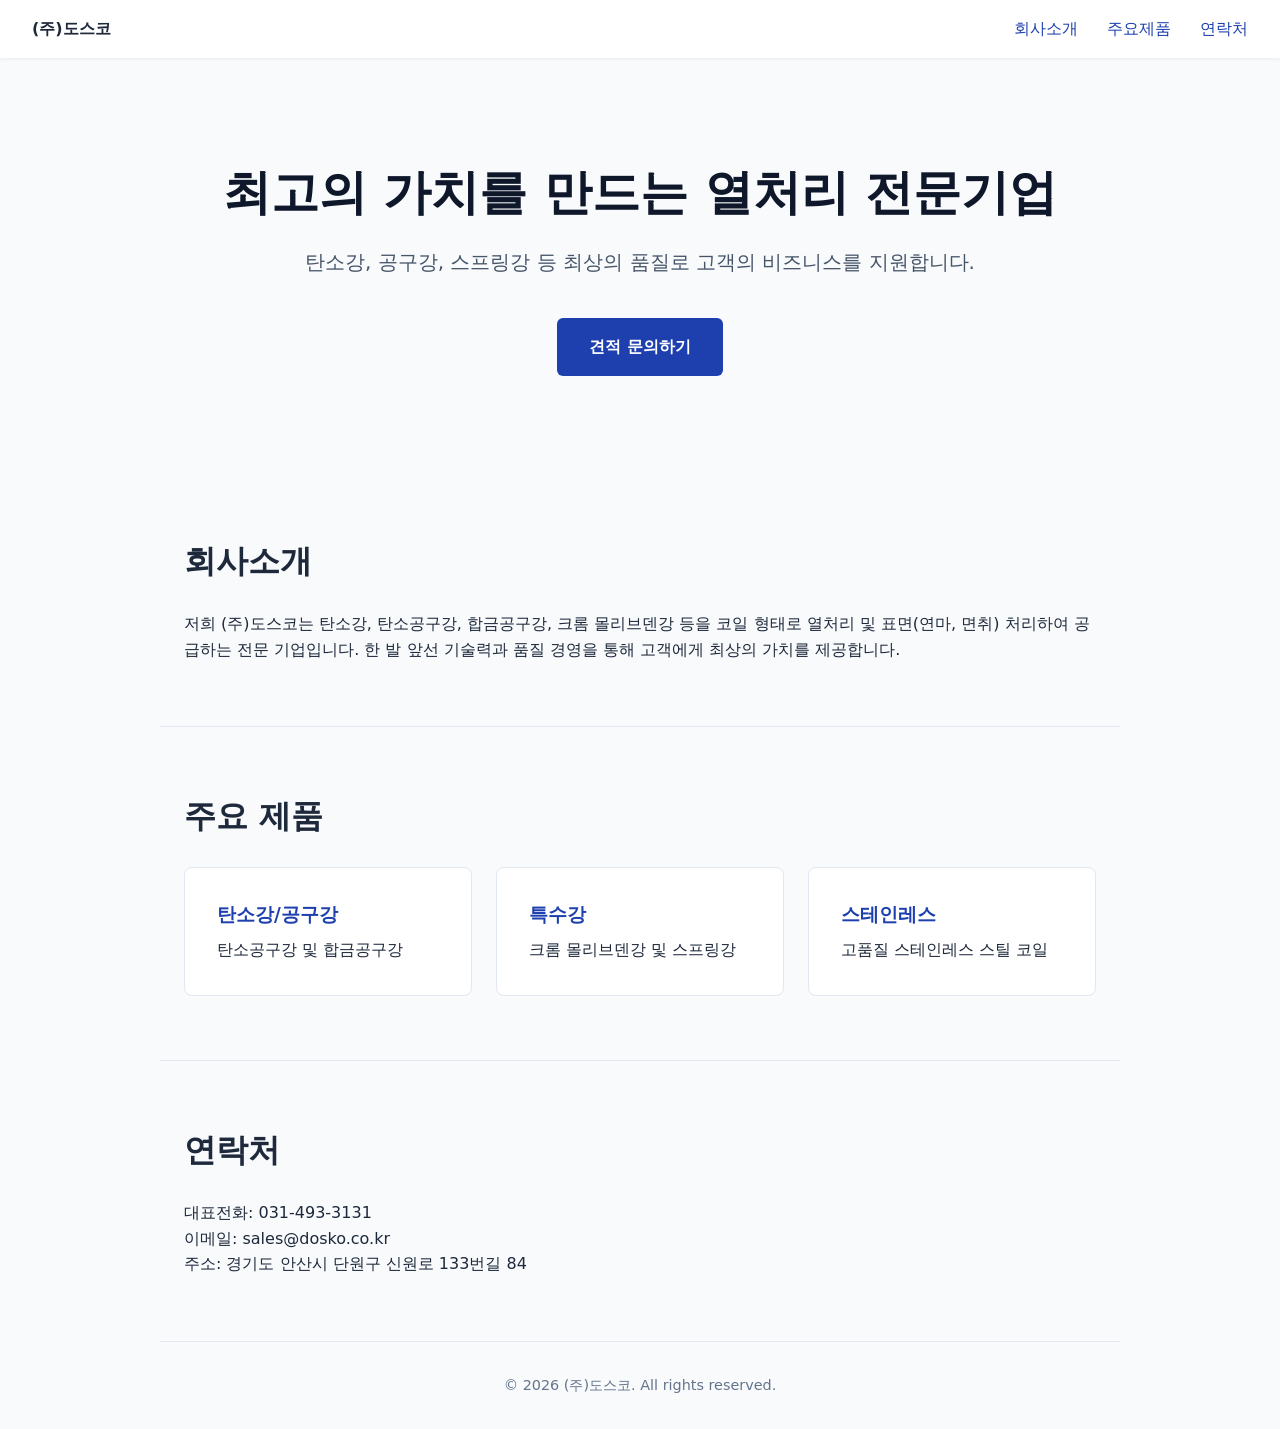
<file: public/company/index.html>
<!DOCTYPE html>
<html lang="ko">
<head>
  <meta charset="UTF-8">
  <meta name="viewport" content="width=device-width, initial-scale=1">
  <title>(주)도스코 | 열처리 및 표면처리 전문 기업</title>
  <meta name="description" content="(주)도스코는 탄소강, 탄소공구강, 합금공구강, 크롬 몰리브덴강 등을 코일 형태로 열처리 및 표면처리하여 공급하는 전문 기업입니다.">
  <link rel="canonical" href="https://ai-study-profile.9hyuni.workers.dev/company/">
  <meta property="og:type" content="website">
  <meta property="og:site_name" content="(주)도스코">
  <meta property="og:locale" content="ko_KR">
  <meta property="og:title" content="(주)도스코 | 열처리 및 표면처리 전문 기업">
  <meta property="og:description" content="(주)도스코는 탄소강, 탄소공구강, 합금공구강, 크롬 몰리브덴강 등을 코일 형태로 열처리 및 표면처리하여 공급하는 전문 기업입니다.">
  <meta property="og:url" content="https://ai-study-profile.9hyuni.workers.dev/company/">
  <meta property="og:image" content="https://ai-study-profile.9hyuni.workers.dev/images/step4_digital_efficiency.jpg">
  <meta property="og:image:alt" content="(주)도스코 열처리 및 표면처리 전문 기업 대표 이미지">
  <meta name="twitter:card" content="summary_large_image">
  <meta name="twitter:title" content="(주)도스코 | 열처리 및 표면처리 전문 기업">
  <meta name="twitter:description" content="(주)도스코는 탄소강, 탄소공구강, 합금공구강, 크롬 몰리브덴강 등을 코일 형태로 열처리 및 표면처리하여 공급하는 전문 기업입니다.">
  <meta name="twitter:image" content="https://ai-study-profile.9hyuni.workers.dev/images/step4_digital_efficiency.jpg">
  <link rel="stylesheet" href="style.css">
</head>
<body>
  <header>
    <strong>(주)도스코</strong>
    <nav>
      <a href="#about">회사소개</a>
      <a href="#products">주요제품</a>
      <a href="#contact">연락처</a>
    </nav>
  </header>

  <main>
    <section class="hero">
      <h1>최고의 가치를 만드는 열처리 전문기업</h1>
      <p>탄소강, 공구강, 스프링강 등 최상의 품질로 고객의 비즈니스를 지원합니다.</p>
      <a class="btn" href="#contact">견적 문의하기</a>
    </section>

    <section id="about">
      <h2>회사소개</h2>
      <p>저희 (주)도스코는 탄소강, 탄소공구강, 합금공구강, 크롬 몰리브덴강 등을 코일 형태로 열처리 및 표면(연마, 면취) 처리하여 공급하는 전문 기업입니다. 한 발 앞선 기술력과 품질 경영을 통해 고객에게 최상의 가치를 제공합니다.</p>
    </section>

    <section id="products">
      <h2>주요 제품</h2>
      <ul class="cards">
        <li><h3>탄소강/공구강</h3><p>탄소공구강 및 합금공구강</p></li>
        <li><h3>특수강</h3><p>크롬 몰리브덴강 및 스프링강</p></li>
        <li><h3>스테인레스</h3><p>고품질 스테인레스 스틸 코일</p></li>
      </ul>
    </section>

    <section id="contact">
      <h2>연락처</h2>
      <p>대표전화: 031-493-3131</p>
      <p>이메일: sales@dosko.co.kr</p>
      <p>주소: 경기도 안산시 단원구 신원로 133번길 84</p>
    </section>
  </main>

  <footer>&copy; 2026 (주)도스코. All rights reserved.</footer>
</body>
</html>
</file>
<file: public/company/style.css>
:root { --accent: #1e40af; --bg: #f8fafc; --text: #1e293b; }
* { box-sizing: border-box; margin: 0; }
html { scroll-behavior: smooth; }
body { font: 16px/1.6 system-ui, sans-serif; color: var(--text); background: var(--bg); }
a { color: var(--accent); }

header { position: sticky; top: 0; display: flex; justify-content: space-between; align-items: center; padding: 1rem 2rem; background: #fff; box-shadow: 0 1px 4px #0001; z-index: 100; }
nav a { margin-left: 1.5rem; text-decoration: none; font-weight: 500; }

section { max-width: 960px; margin: auto; padding: 4rem 1.5rem; border-bottom: 1px solid #e2e8f0; }
h2 { margin-bottom: 1.5rem; font-size: 2rem; }

.hero { text-align: center; padding: 6rem 1.5rem; border-bottom: none; }
.hero h1 { font-size: clamp(2rem, 5vw, 3rem); margin-bottom: 1rem; color: #0f172a; }
.hero p { margin-bottom: 2.5rem; font-size: 1.25rem; color: #475569; }
.btn { display: inline-block; padding: 1rem 2rem; background: var(--accent); color: #fff; border-radius: 6px; text-decoration: none; font-weight: 600; }

.cards { display: grid; grid-template-columns: repeat(auto-fit, minmax(280px, 1fr)); gap: 1.5rem; padding: 0; list-style: none; }
.cards li { background: #fff; padding: 2rem; border-radius: 8px; border: 1px solid #e2e8f0; }
.cards li h3 { margin-bottom: 0.5rem; color: var(--accent); }

footer { text-align: center; padding: 2rem; color: #64748b; font-size: 0.9rem; }
</file>
